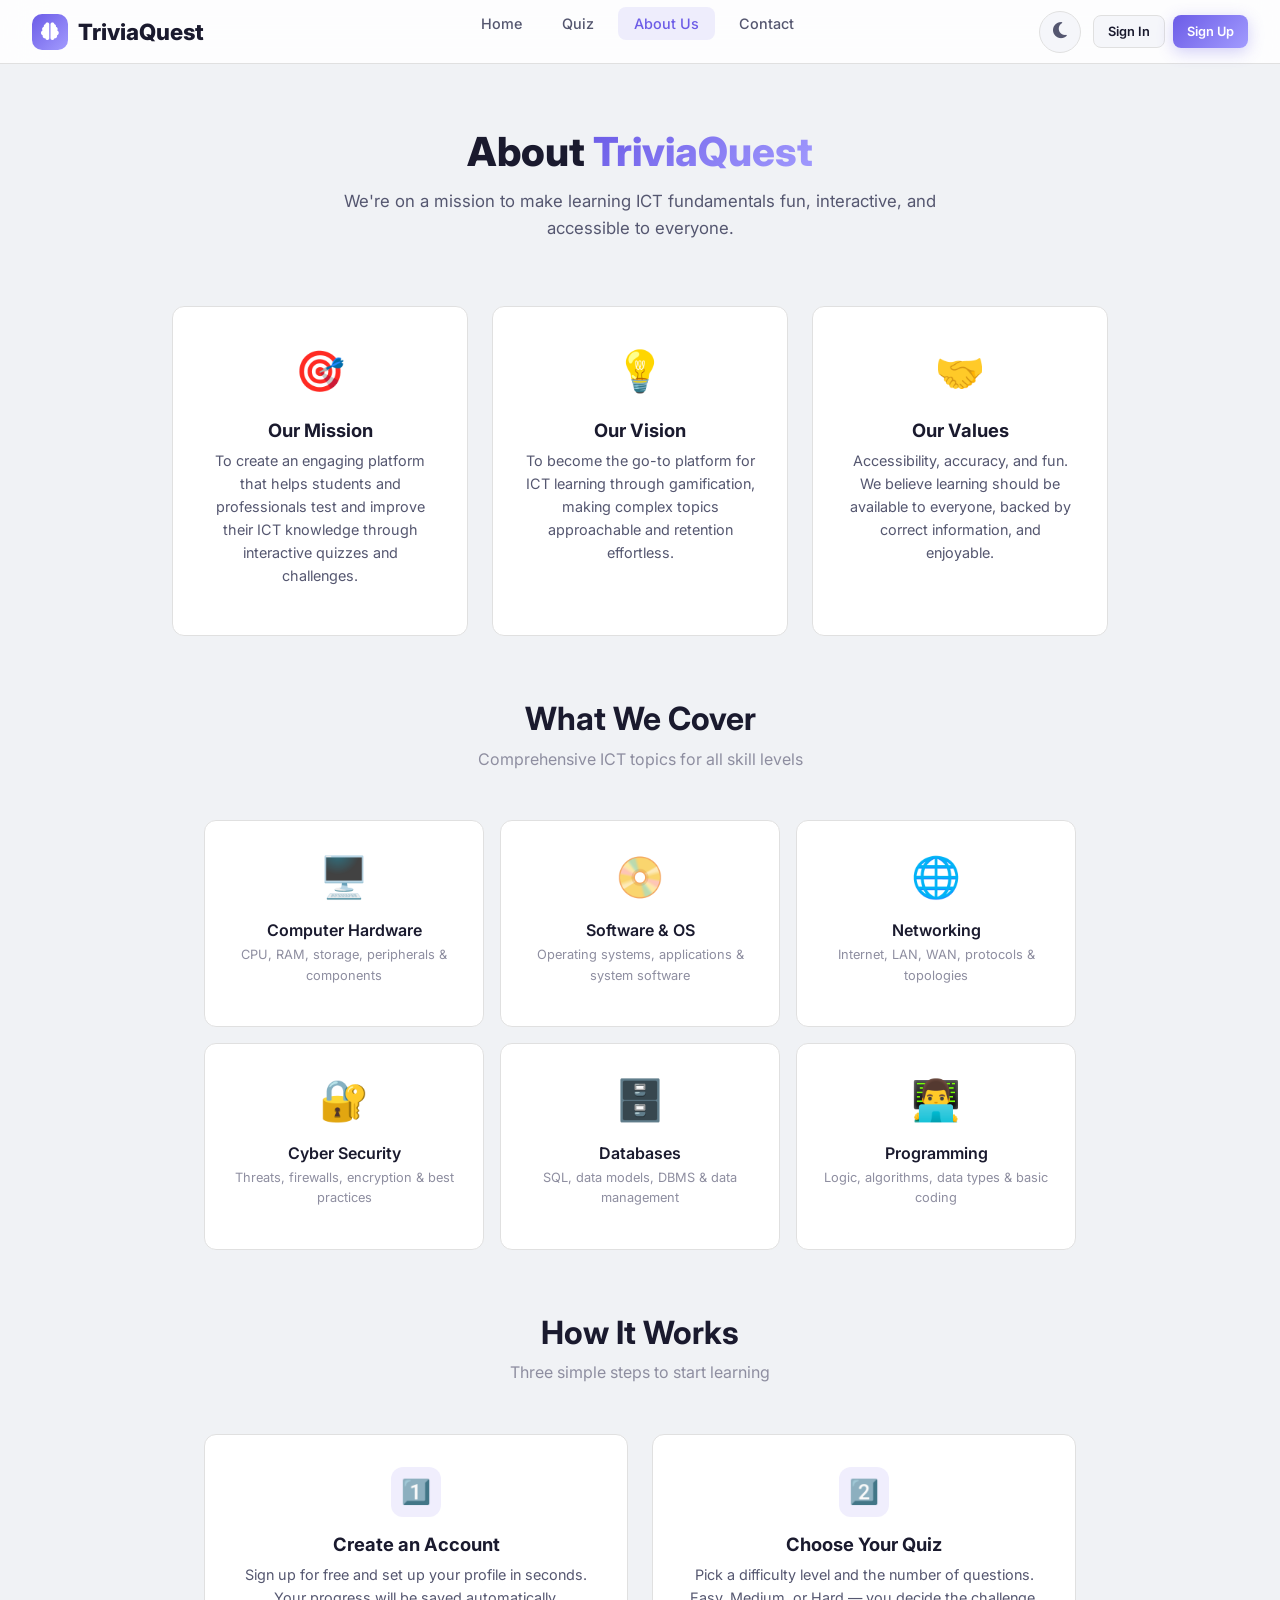
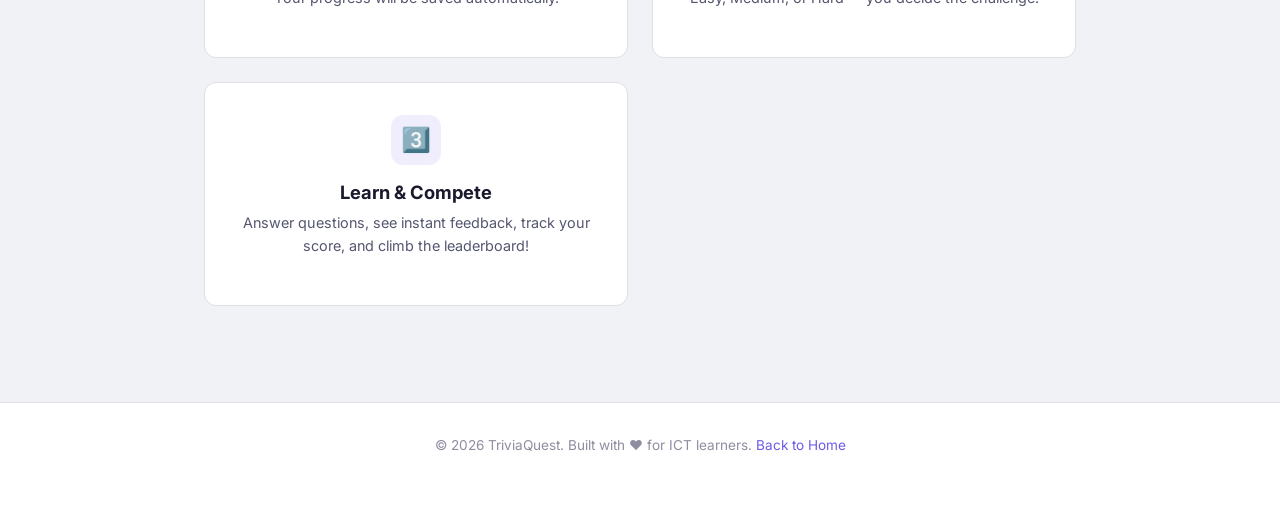
<file: about.html>
<!DOCTYPE html>
<html lang="en" data-theme="light">
<head>
  <meta charset="UTF-8" />
  <meta name="viewport" content="width=device-width, initial-scale=1.0" />
  <title>About Us — TriviaQuest</title>
  <link rel="preconnect" href="https://fonts.googleapis.com" />
  <link href="https://fonts.googleapis.com/css2?family=Inter:wght@400;500;600;700;800&display=swap" rel="stylesheet" />
  <link rel="stylesheet" href="https://cdnjs.cloudflare.com/ajax/libs/font-awesome/6.5.1/css/all.min.css" />
  <link href="https://cdn.jsdelivr.net/npm/bootstrap@5.3.3/dist/css/bootstrap.min.css" rel="stylesheet" />
  <link rel="stylesheet" href="css/style.css" />
</head>
<body>
  <!-- ======= Navbar ======= -->
  <nav class="navbar">
    <a href="index.php" class="nav-brand">
      <div class="brand-icon">
        <i class="fas fa-brain"></i>
      </div>
      TriviaQuest
    </a>

    <button class="hamburger" id="hamburger" onclick="document.getElementById('navLinks').classList.toggle('open')">
      <span></span><span></span><span></span>
    </button>

    <ul class="nav-links" id="navLinks">
      <li><a href="index.php">Home</a></li>
      <li><a href="quiz.html">Quiz</a></li>
      <li><a href="about.html" class="active">About Us</a></li>
      <li><a href="contact.php">Contact</a></li>
    </ul>

    <div class="nav-right">
      <button class="theme-toggle" id="themeToggle" title="Toggle theme">
        <i class="fas fa-moon" id="themeIcon"></i>
      </button>

      <div class="nav-auth-links" id="navAuthLinks">
        <a href="auth/login.php" class="btn btn-secondary btn-sm">Sign In</a>
        <a href="auth/register.php" class="btn btn-primary btn-sm">Sign Up</a>
      </div>

      <div class="user-menu hidden" id="userMenu">
        <div class="user-avatar" id="userAvatar">U</div>
        <span class="user-name" id="userName">User</span>
      </div>
    </div>
  </nav>

  <!-- ======= Main Content ======= -->
  <main class="main-content">
    <!-- About Hero -->
    <section class="about-hero animate-slide">
      <h1>About <span>TriviaQuest</span></h1>
      <p>We're on a mission to make learning ICT fundamentals fun, interactive, and accessible to everyone.</p>
    </section>

    <div class="about-content">
      <!-- Mission Cards -->
      <div class="about-grid stagger">
        <div class="about-card animate-fade">
          <div class="card-icon">🎯</div>
          <h3>Our Mission</h3>
          <p>To create an engaging platform that helps students and professionals test and improve their ICT knowledge through interactive quizzes and challenges.</p>
        </div>
        <div class="about-card animate-fade">
          <div class="card-icon">💡</div>
          <h3>Our Vision</h3>
          <p>To become the go-to platform for ICT learning through gamification, making complex topics approachable and retention effortless.</p>
        </div>
        <div class="about-card animate-fade">
          <div class="card-icon">🤝</div>
          <h3>Our Values</h3>
          <p>Accessibility, accuracy, and fun. We believe learning should be available to everyone, backed by correct information, and enjoyable.</p>
        </div>
      </div>

      <!-- What We Cover -->
      <section class="section" style="padding-top:1rem;">
        <h2 class="section-title">What We Cover</h2>
        <p class="section-subtitle">Comprehensive ICT topics for all skill levels</p>
        <div class="categories-grid stagger">
          <div class="category-card animate-fade">
            <div class="cat-icon">🖥️</div>
            <h3>Computer Hardware</h3>
            <p>CPU, RAM, storage, peripherals & components</p>
          </div>
          <div class="category-card animate-fade">
            <div class="cat-icon">📀</div>
            <h3>Software & OS</h3>
            <p>Operating systems, applications & system software</p>
          </div>
          <div class="category-card animate-fade">
            <div class="cat-icon">🌐</div>
            <h3>Networking</h3>
            <p>Internet, LAN, WAN, protocols & topologies</p>
          </div>
          <div class="category-card animate-fade">
            <div class="cat-icon">🔐</div>
            <h3>Cyber Security</h3>
            <p>Threats, firewalls, encryption & best practices</p>
          </div>
          <div class="category-card animate-fade">
            <div class="cat-icon">🗄️</div>
            <h3>Databases</h3>
            <p>SQL, data models, DBMS & data management</p>
          </div>
          <div class="category-card animate-fade">
            <div class="cat-icon">👨‍💻</div>
            <h3>Programming</h3>
            <p>Logic, algorithms, data types & basic coding</p>
          </div>
        </div>
      </section>

      <!-- How It Works -->
      <section class="section" style="padding-top:0;">
        <h2 class="section-title">How It Works</h2>
        <p class="section-subtitle">Three simple steps to start learning</p>
        <div class="features-grid">
          <div class="feature-card" style="text-align:center;">
            <div class="feature-icon" style="margin:0 auto 1rem;">1️⃣</div>
            <h3>Create an Account</h3>
            <p>Sign up for free and set up your profile in seconds. Your progress will be saved automatically.</p>
          </div>
          <div class="feature-card" style="text-align:center;">
            <div class="feature-icon" style="margin:0 auto 1rem;">2️⃣</div>
            <h3>Choose Your Quiz</h3>
            <p>Pick a difficulty level and the number of questions. Easy, Medium, or Hard — you decide the challenge.</p>
          </div>
          <div class="feature-card" style="text-align:center;">
            <div class="feature-icon" style="margin:0 auto 1rem;">3️⃣</div>
            <h3>Learn & Compete</h3>
            <p>Answer questions, see instant feedback, track your score, and climb the leaderboard!</p>
          </div>
        </div>
      </section>

      <!-- Team -->
      <!-- <section class="team-section">
        <h2 class="section-title">Meet the Team</h2>
        <p class="section-subtitle">The people behind TriviaQuest</p>
        <div class="team-grid">
          <div class="team-card">
            <div class="team-avatar">👨‍💻</div>
            <h4>Lead Developer</h4>
            <p>Full-stack development & architecture</p>
          </div>
          <div class="team-card">
            <div class="team-avatar">🎨</div>
            <h4>UI/UX Designer</h4>
            <p>Interface design & user experience</p>
          </div>
          <div class="team-card">
            <div class="team-avatar">📚</div>
            <h4>Content Creator</h4>
            <p>ICT quiz questions & research</p>
          </div>
          <div class="team-card">
            <div class="team-avatar">🧪</div>
            <h4>QA Tester</h4>
            <p>Testing & quality assurance</p>
          </div>
        </div>
      </section> -->

      <!-- Tech Stack -->
      <!-- <section class="section text-center" style="padding-top:0;">
        <h2 class="section-title">Built With</h2>
        <p class="section-subtitle">Modern web technologies</p>
        <div class="tech-stack">
          <span class="tech-badge">HTML5</span>
          <span class="tech-badge">CSS3</span>
          <span class="tech-badge">JavaScript</span>
          <span class="tech-badge">LocalStorage</span>
          <span class="tech-badge">Font Awesome</span>
          <span class="tech-badge">Google Fonts</span>
        </div>
      </section>
    </div> -->
  </main>

  <!-- Footer -->
  <footer class="footer">
    <p>&copy; 2026 TriviaQuest. Built with ❤️ for ICT learners. <a href="index.php">Back to Home</a></p>
  </footer>

  <!-- Bootstrap Generic Modal -->
  <div class="modal fade" id="appModal" tabindex="-1" aria-hidden="true">
    <div class="modal-dialog modal-dialog-centered">
      <div class="modal-content" style="background: var(--bg-card); color: var(--text); border: 1px solid var(--border);">
        <div class="modal-header" style="border-bottom: 1px solid var(--border);">
          <h5 class="modal-title" id="appModalTitle">Alert</h5>
          <button type="button" class="btn-close" data-bs-dismiss="modal" aria-label="Close"></button>
        </div>
        <div class="modal-body text-center" id="appModalBody" style="padding: 1.5rem;"></div>
        <div class="modal-footer" style="border-top: 1px solid var(--border);">
          <button type="button" class="btn btn-secondary" data-bs-dismiss="modal" id="appModalCancel" style="display:none;">Cancel</button>
          <button type="button" class="btn btn-primary" data-bs-dismiss="modal" id="appModalOk">OK</button>
        </div>
      </div>
    </div>
  </div>

  <script src="https://cdn.jsdelivr.net/npm/bootstrap@5.3.3/dist/js/bootstrap.bundle.min.js"></script>
  <script src="js/auth.js"></script>
  <script src="js/theme.js"></script>
  <script src="js/app.js"></script>
</body>
</html>
</file>
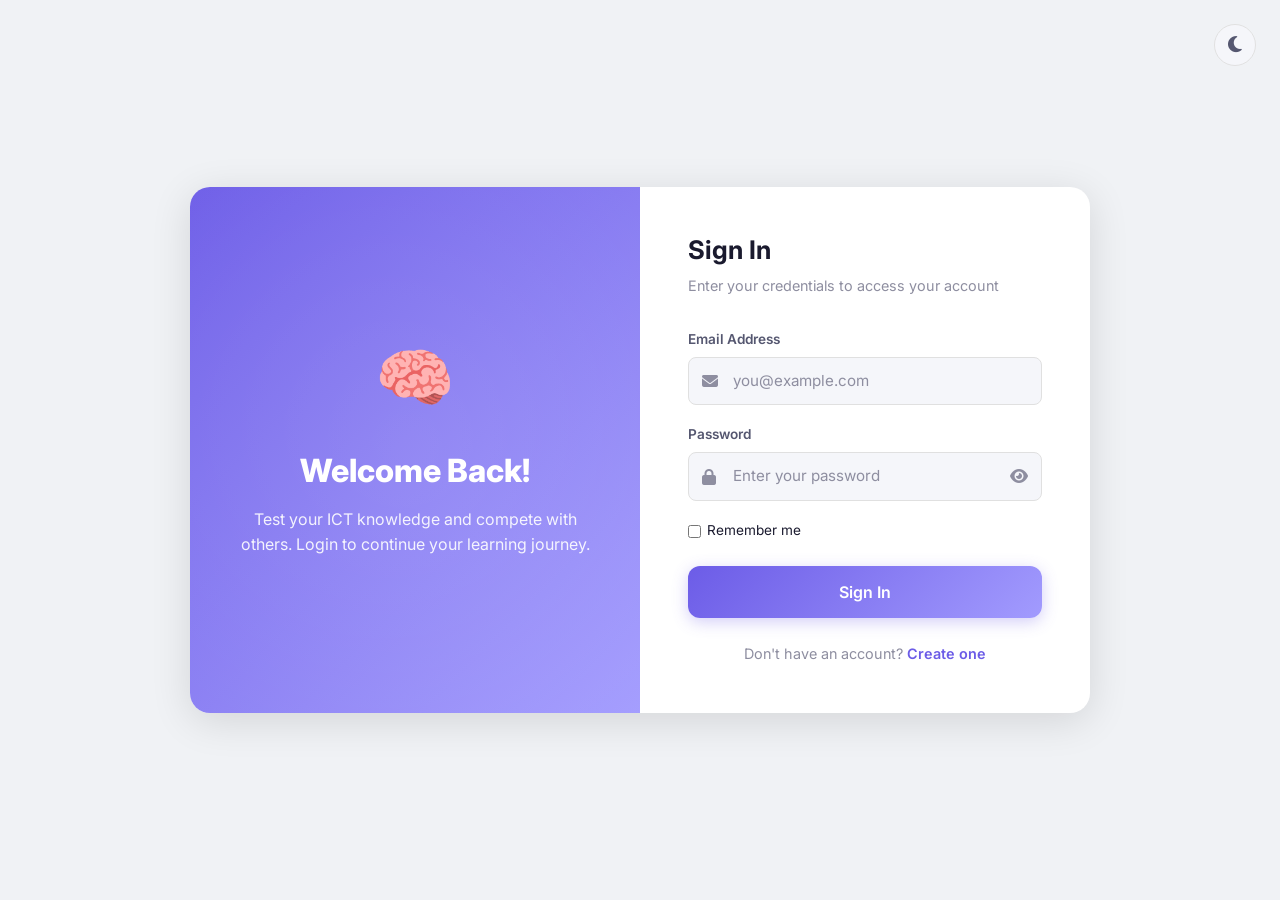
<file: login.html>
<!DOCTYPE html>
<html lang="en" data-theme="light">
<head>
  <meta charset="UTF-8" />
  <meta name="viewport" content="width=device-width, initial-scale=1.0" />
  <title>Login — TriviaQuest</title>
  <link rel="preconnect" href="https://fonts.googleapis.com" />
  <link href="https://fonts.googleapis.com/css2?family=Inter:wght@400;500;600;700;800&display=swap" rel="stylesheet" />
  <link rel="stylesheet" href="https://cdnjs.cloudflare.com/ajax/libs/font-awesome/6.5.1/css/all.min.css" />
  <link href="https://cdn.jsdelivr.net/npm/bootstrap@5.3.3/dist/css/bootstrap.min.css" rel="stylesheet" />
  <link rel="stylesheet" href="css/style.css" />
</head>
<body>
  <!-- Theme toggle floating -->
  <button class="theme-toggle" id="themeToggle" style="position:fixed;top:1.5rem;right:1.5rem;z-index:999;" title="Toggle theme">
    <i class="fas fa-moon" id="themeIcon"></i>
  </button>

  <div class="auth-container">
    <div class="auth-wrapper animate-fade">
      <!-- Left Panel -->
      <div class="auth-left">
        <div class="auth-icon">🧠</div>
        <h2>Welcome Back!</h2>
        <p>Test your ICT knowledge and compete with others. Login to continue your learning journey.</p>
      </div>

      <!-- Right Panel — Login Form -->
      <div class="auth-right">
        <h2>Sign In</h2>
        <p class="subtitle">Enter your credentials to access your account</p>

        <form id="loginForm" novalidate>
          <div class="form-group">
            <label for="loginEmail">Email Address</label>
            <div class="input-icon-wrapper">
              <i class="fas fa-envelope input-icon"></i>
              <input type="email" id="loginEmail" class="form-control" placeholder="you@example.com" required />
            </div>
            <div class="form-error" id="emailError">Please enter a valid email address</div>
          </div>

          <div class="form-group">
            <label for="loginPassword">Password</label>
            <div class="input-icon-wrapper">
              <i class="fas fa-lock input-icon"></i>
              <input type="password" id="loginPassword" class="form-control" placeholder="Enter your password" required />
              <button type="button" class="password-toggle" onclick="togglePassword('loginPassword', this)">
                <i class="fas fa-eye"></i>
              </button>
            </div>
            <div class="form-error" id="passwordError">Password is required</div>
          </div>

          <div class="form-footer">
            <label style="display:flex;align-items:center;gap:6px;cursor:pointer;">
              <input type="checkbox" id="rememberMe" /> Remember me
            </label>
          </div>

          <button type="submit" class="btn btn-primary btn-block btn-lg" id="loginBtn">
            Sign In
          </button>
        </form>

        <div class="auth-switch">
          Don't have an account? <a href="signup.html">Create one</a>
        </div>
      </div>
    </div>
  </div>

  <!-- Bootstrap Generic Modal -->
  <div class="modal fade" id="appModal" tabindex="-1" aria-hidden="true">
    <div class="modal-dialog modal-dialog-centered">
      <div class="modal-content" style="background: var(--bg-card); color: var(--text); border: 1px solid var(--border);">
        <div class="modal-header" style="border-bottom: 1px solid var(--border);">
          <h5 class="modal-title" id="appModalTitle">Alert</h5>
          <button type="button" class="btn-close" data-bs-dismiss="modal" aria-label="Close"></button>
        </div>
        <div class="modal-body text-center" id="appModalBody" style="padding: 1.5rem;"></div>
        <div class="modal-footer" style="border-top: 1px solid var(--border);">
          <button type="button" class="btn btn-secondary" data-bs-dismiss="modal" id="appModalCancel" style="display:none;">Cancel</button>
          <button type="button" class="btn btn-primary" data-bs-dismiss="modal" id="appModalOk">OK</button>
        </div>
      </div>
    </div>
  </div>

  <script src="https://cdn.jsdelivr.net/npm/bootstrap@5.3.3/dist/js/bootstrap.bundle.min.js"></script>
  <script src="js/auth.js"></script>
  <script src="js/theme.js"></script>
</body>
</html>
</file>
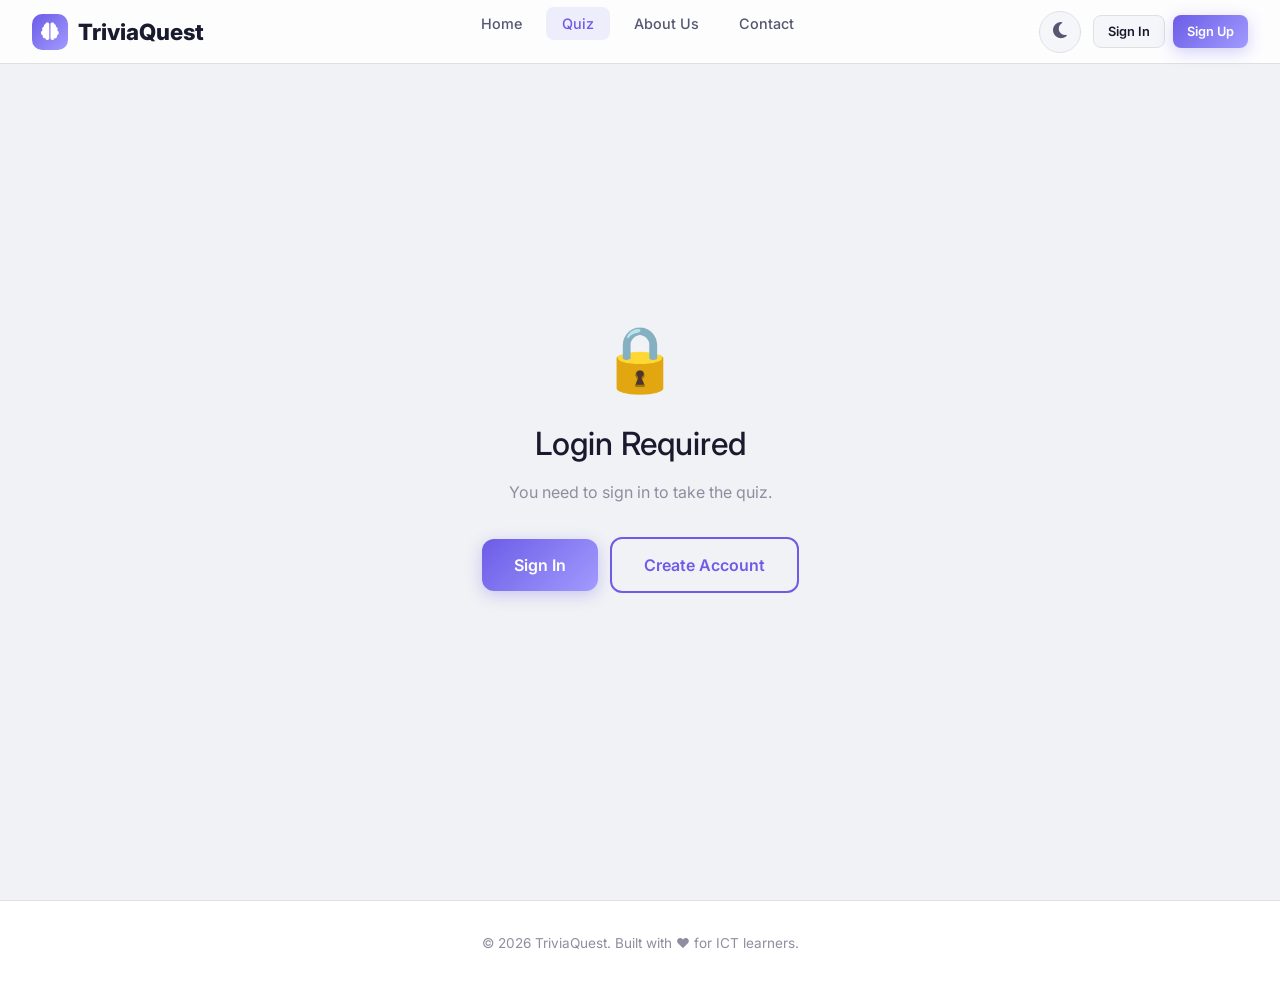
<file: quiz.html>
<!DOCTYPE html>
<html lang="en" data-theme="light">
<head>
  <meta charset="UTF-8" />
  <meta name="viewport" content="width=device-width, initial-scale=1.0" />
  <title>Quiz — TriviaQuest</title>
  <link rel="preconnect" href="https://fonts.googleapis.com" />
  <link href="https://fonts.googleapis.com/css2?family=Inter:wght@400;500;600;700;800&display=swap" rel="stylesheet" />
  <link rel="stylesheet" href="https://cdnjs.cloudflare.com/ajax/libs/font-awesome/6.5.1/css/all.min.css" />
  <link href="https://cdn.jsdelivr.net/npm/bootstrap@5.3.3/dist/css/bootstrap.min.css" rel="stylesheet" />
  <link rel="stylesheet" href="css/style.css" />
</head>
<body>
  <!-- ======= Navbar ======= -->
  <nav class="navbar">
    <a href="index.php" class="nav-brand">
      <div class="brand-icon">
        <i class="fas fa-brain"></i>
      </div>
      TriviaQuest
    </a>

    <button class="hamburger" id="hamburger" onclick="document.getElementById('navLinks').classList.toggle('open')">
      <span></span><span></span><span></span>
    </button>

    <ul class="nav-links" id="navLinks">
      <li><a href="index.php">Home</a></li>
      <li><a href="quiz.html" class="active">Quiz</a></li>
      <li><a href="about.html">About Us</a></li>
      <li><a href="contact.php">Contact</a></li>
    </ul>

    <div class="nav-right">
      <button class="theme-toggle" id="themeToggle" title="Toggle theme">
        <i class="fas fa-moon" id="themeIcon"></i>
      </button>

      <div class="nav-auth-links" id="navAuthLinks">
        <a href="auth/login.php" class="btn btn-secondary btn-sm">Sign In</a>
        <a href="auth/register.php" class="btn btn-primary btn-sm">Sign Up</a>
      </div>

      <div class="user-menu hidden" id="userMenu">
        <div class="user-avatar" id="userAvatar">U</div>
        <span class="user-name" id="userName">User</span>
      </div>
    </div>
  </nav>

  <!-- ======= Main Content ======= -->
  <main class="main-content">
    <div class="quiz-container">

      <!-- Auth Guard Message -->
      <div id="authGuard" class="hidden" style="text-align:center;padding:4rem 1rem;">
        <div style="font-size:4rem;margin-bottom:1rem;">🔒</div>
        <h2>Login Required</h2>
        <p style="color:var(--text-muted);margin:1rem 0 2rem;">You need to sign in to take the quiz.</p>
        <a href="auth/login.php" class="btn btn-primary btn-lg">Sign In</a>
        <a href="auth/register.php" class="btn btn-outline btn-lg" style="margin-left:8px;">Create Account</a>
      </div>

      <!-- Quiz Setup Screen -->
      <div class="quiz-setup animate-fade" id="quizSetup">
        <h2>⚡ Ready to Play?</h2>
        <p class="subtitle">Select your difficulty and number of questions</p>

        <h3 style="font-size:0.9rem;color:var(--text-muted);margin-bottom:0.75rem;">Difficulty Level</h3>
        <div class="difficulty-select" id="difficultySelect">
          <button class="diff-btn" data-diff="easy">🟢 Easy</button>
          <button class="diff-btn selected" data-diff="medium">🟡 Medium</button>
          <button class="diff-btn" data-diff="hard">🔴 Hard</button>
        </div>

        <h3 style="font-size:0.9rem;color:var(--text-muted);margin-bottom:0.75rem;">Number of Questions</h3>
        <div class="question-count-select" id="countSelect">
          <button class="count-btn" data-count="5">5</button>
          <button class="count-btn selected" data-count="10">10</button>
          <button class="count-btn" data-count="15">15</button>
          <button class="count-btn" data-count="20">20</button>
        </div>

        <button class="btn btn-primary btn-lg" id="startQuizBtn" onclick="startQuiz()">
          <i class="fas fa-play"></i> Start Quiz
        </button>
      </div>

      <!-- Quiz Active Screen -->
      <div class="quiz-active" id="quizActive">
        <div class="quiz-header">
          <div class="quiz-progress-info">
            <span id="questionCounter">Question 1 / 10</span>
            <span id="scoreDisplay">Score: 0</span>
          </div>
          <div class="timer" id="timer">
            <i class="fas fa-clock"></i>
            <span id="timerValue">30</span>
          </div>
        </div>

        <div class="progress-bar-wrapper">
          <div class="progress-bar" id="progressBar"></div>
        </div>

        <div class="question-card animate-fade" id="questionCard">
          <div class="question-number" id="questionLabel">Question 1</div>
          <div class="question-text" id="questionText">Loading question...</div>
          <div class="options-list" id="optionsList">
            <!-- Options injected by JS -->
          </div>
        </div>

        <div class="quiz-nav">
          <button class="btn btn-primary" id="nextBtn" onclick="nextQuestion()" style="display:none;">
            Next <i class="fas fa-arrow-right"></i>
          </button>
        </div>
      </div>

      <!-- Quiz Results Screen -->
      <div class="quiz-results" id="quizResults">
        <div class="results-card animate-slide">
          <div class="results-icon" id="resultsIcon">🎉</div>
          <h2 id="resultsTitle">Quiz Complete!</h2>
          <p class="results-subtitle" id="resultsSubtitle">Here's how you did</p>

          <div class="score-circle">
            <span class="score-value" id="finalScorePercent">0%</span>
            <span class="score-label">Score</span>
          </div>

          <div class="results-stats">
            <div class="result-stat correct">
              <div class="stat-val" id="correctCount">0</div>
              <div class="stat-lbl">Correct</div>
            </div>
            <div class="result-stat wrong">
              <div class="stat-val" id="wrongCount">0</div>
              <div class="stat-lbl">Wrong</div>
            </div>
            <div class="result-stat">
              <div class="stat-val" id="timeTaken">0s</div>
              <div class="stat-lbl">Time Taken</div>
            </div>
          </div>

          <div class="results-actions">
            <button class="btn btn-primary btn-lg" onclick="restartQuiz()">
              <i class="fas fa-redo"></i> Play Again
            </button>
            <a href="index.php" class="btn btn-secondary btn-lg">
              <i class="fas fa-home"></i> Home
            </a>
          </div>
        </div>
      </div>

    </div>
  </main>

  <!-- Footer -->
  <footer class="footer">
    <p>&copy; 2026 TriviaQuest. Built with ❤️ for ICT learners.</p>
  </footer>

  <!-- Bootstrap Generic Modal -->
  <div class="modal fade" id="appModal" tabindex="-1" aria-hidden="true">
    <div class="modal-dialog modal-dialog-centered">
      <div class="modal-content" style="background: var(--bg-card); color: var(--text); border: 1px solid var(--border);">
        <div class="modal-header" style="border-bottom: 1px solid var(--border);">
          <h5 class="modal-title" id="appModalTitle">Alert</h5>
          <button type="button" class="btn-close" data-bs-dismiss="modal" aria-label="Close"></button>
        </div>
        <div class="modal-body text-center" id="appModalBody" style="padding: 1.5rem;"></div>
        <div class="modal-footer" style="border-top: 1px solid var(--border);">
          <button type="button" class="btn btn-secondary" data-bs-dismiss="modal" id="appModalCancel" style="display:none;">Cancel</button>
          <button type="button" class="btn btn-primary" data-bs-dismiss="modal" id="appModalOk">OK</button>
        </div>
      </div>
    </div>
  </div>

  <script src="https://cdn.jsdelivr.net/npm/bootstrap@5.3.3/dist/js/bootstrap.bundle.min.js"></script>
  <script src="js/auth.js"></script>
  <script src="js/theme.js"></script>
  <script src="js/questions.js"></script>
  <script src="js/quiz.js"></script>
</body>
</html>
</file>
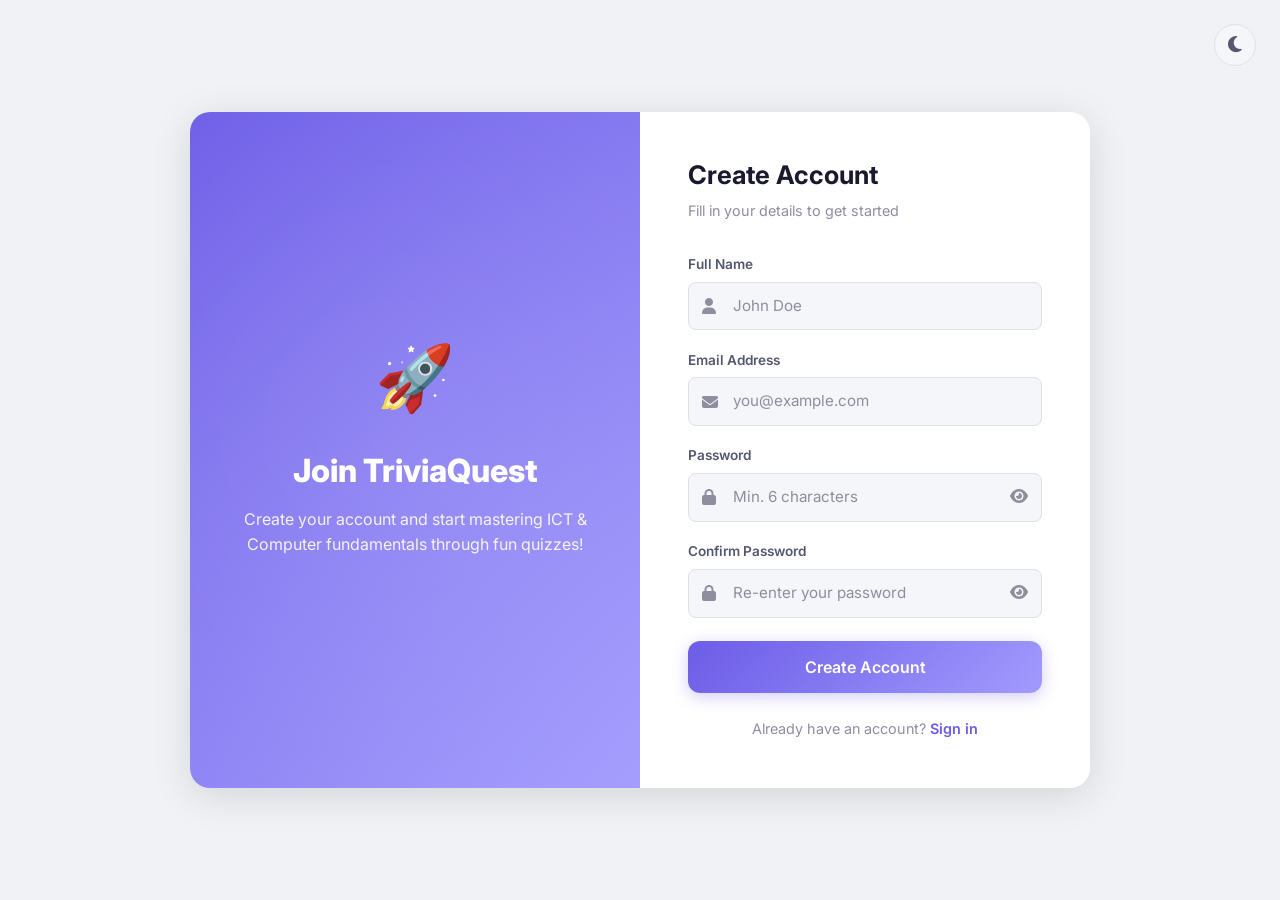
<file: signup.html>
<!DOCTYPE html>
<html lang="en" data-theme="light">
<head>
  <meta charset="UTF-8" />
  <meta name="viewport" content="width=device-width, initial-scale=1.0" />
  <title>Sign Up — TriviaQuest</title>
  <link rel="preconnect" href="https://fonts.googleapis.com" />
  <link href="https://fonts.googleapis.com/css2?family=Inter:wght@400;500;600;700;800&display=swap" rel="stylesheet" />
  <link rel="stylesheet" href="https://cdnjs.cloudflare.com/ajax/libs/font-awesome/6.5.1/css/all.min.css" />
  <link href="https://cdn.jsdelivr.net/npm/bootstrap@5.3.3/dist/css/bootstrap.min.css" rel="stylesheet" />
  <link rel="stylesheet" href="css/style.css" />
</head>
<body>
  <!-- Theme toggle floating -->
  <button class="theme-toggle" id="themeToggle" style="position:fixed;top:1.5rem;right:1.5rem;z-index:999;" title="Toggle theme">
    <i class="fas fa-moon" id="themeIcon"></i>
  </button>

  <div class="auth-container">
    <div class="auth-wrapper animate-fade">
      <!-- Left Panel -->
      <div class="auth-left">
        <div class="auth-icon">🚀</div>
        <h2>Join TriviaQuest</h2>
        <p>Create your account and start mastering ICT & Computer fundamentals through fun quizzes!</p>
      </div>

      <!-- Right Panel — Signup Form -->
      <div class="auth-right">
        <h2>Create Account</h2>
        <p class="subtitle">Fill in your details to get started</p>

        <form id="signupForm" novalidate>
          <div class="form-group">
            <label for="signupName">Full Name</label>
            <div class="input-icon-wrapper">
              <i class="fas fa-user input-icon"></i>
              <input type="text" id="signupName" class="form-control" placeholder="John Doe" required />
            </div>
            <div class="form-error" id="nameError">Name must be at least 2 characters</div>
          </div>

          <div class="form-group">
            <label for="signupEmail">Email Address</label>
            <div class="input-icon-wrapper">
              <i class="fas fa-envelope input-icon"></i>
              <input type="email" id="signupEmail" class="form-control" placeholder="you@example.com" required />
            </div>
            <div class="form-error" id="signupEmailError">Please enter a valid email address</div>
          </div>

          <div class="form-group">
            <label for="signupPassword">Password</label>
            <div class="input-icon-wrapper">
              <i class="fas fa-lock input-icon"></i>
              <input type="password" id="signupPassword" class="form-control" placeholder="Min. 6 characters" required />
              <button type="button" class="password-toggle" onclick="togglePassword('signupPassword', this)">
                <i class="fas fa-eye"></i>
              </button>
            </div>
            <div class="form-error" id="signupPasswordError">Password must be at least 6 characters</div>
          </div>

          <div class="form-group">
            <label for="confirmPassword">Confirm Password</label>
            <div class="input-icon-wrapper">
              <i class="fas fa-lock input-icon"></i>
              <input type="password" id="confirmPassword" class="form-control" placeholder="Re-enter your password" required />
              <button type="button" class="password-toggle" onclick="togglePassword('confirmPassword', this)">
                <i class="fas fa-eye"></i>
              </button>
            </div>
            <div class="form-error" id="confirmError">Passwords do not match</div>
          </div>

          <button type="submit" class="btn btn-primary btn-block btn-lg mt-1" id="signupBtn">
            Create Account
          </button>
        </form>

        <div class="auth-switch">
          Already have an account? <a href="login.html">Sign in</a>
        </div>
      </div>
    </div>
  </div>

  <!-- Bootstrap Generic Modal -->
  <div class="modal fade" id="appModal" tabindex="-1" aria-hidden="true">
    <div class="modal-dialog modal-dialog-centered">
      <div class="modal-content" style="background: var(--bg-card); color: var(--text); border: 1px solid var(--border);">
        <div class="modal-header" style="border-bottom: 1px solid var(--border);">
          <h5 class="modal-title" id="appModalTitle">Alert</h5>
          <button type="button" class="btn-close" data-bs-dismiss="modal" aria-label="Close"></button>
        </div>
        <div class="modal-body text-center" id="appModalBody" style="padding: 1.5rem;"></div>
        <div class="modal-footer" style="border-top: 1px solid var(--border);">
          <button type="button" class="btn btn-secondary" data-bs-dismiss="modal" id="appModalCancel" style="display:none;">Cancel</button>
          <button type="button" class="btn btn-primary" data-bs-dismiss="modal" id="appModalOk">OK</button>
        </div>
      </div>
    </div>
  </div>

  <script src="https://cdn.jsdelivr.net/npm/bootstrap@5.3.3/dist/js/bootstrap.bundle.min.js"></script>
  <script src="js/auth.js"></script>
  <script src="js/theme.js"></script>
</body>
</html>
</file>
<file: css/style.css>
/* ========== CSS Variables & Theme ========== */
:root {
  /* Light Theme (default) */
  --bg-primary: #f0f2f5;
  --bg-secondary: #ffffff;
  --bg-card: #ffffff;
  --bg-input: #f5f6fa;
  --text-primary: #1a1a2e;
  --text-secondary: #555770;
  --text-muted: #8e8ea0;
  --accent: #6c5ce7;
  --accent-hover: #5a4bd1;
  --accent-light: rgba(108, 92, 231, 0.1);
  --success: #00b894;
  --danger: #e74c3c;
  --warning: #fdcb6e;
  --border: #e0e0e0;
  --shadow: 0 4px 24px rgba(0, 0, 0, 0.08);
  --shadow-lg: 0 8px 40px rgba(0, 0, 0, 0.12);
  --radius: 12px;
  --radius-sm: 8px;
  --transition: 0.3s ease;
  --nav-bg: rgba(255, 255, 255, 0.85);
  --gradient: linear-gradient(135deg, #6c5ce7, #a29bfe);
  --correct-bg: rgba(0, 184, 148, 0.12);
  --wrong-bg: rgba(231, 76, 60, 0.12);
}

[data-theme="dark"] {
  --bg-primary: #0f0f1a;
  --bg-secondary: #1a1a2e;
  --bg-card: #16213e;
  --bg-input: #1a1a2e;
  --text-primary: #eaeaea;
  --text-secondary: #b0b0c0;
  --text-muted: #6e6e80;
  --accent: #a29bfe;
  --accent-hover: #6c5ce7;
  --accent-light: rgba(162, 155, 254, 0.12);
  --border: #2a2a3e;
  --shadow: 0 4px 24px rgba(0, 0, 0, 0.3);
  --shadow-lg: 0 8px 40px rgba(0, 0, 0, 0.4);
  --nav-bg: rgba(15, 15, 26, 0.9);
  --correct-bg: rgba(0, 184, 148, 0.18);
  --wrong-bg: rgba(231, 76, 60, 0.18);
}

/* ========== Reset & Base ========== */
*,
*::before,
*::after {
  margin: 0;
  padding: 0;
  box-sizing: border-box;
}

html {
  scroll-behavior: smooth;
}

body {
  font-family: 'Inter', 'Segoe UI', system-ui, -apple-system, sans-serif;
  background: var(--bg-primary);
  color: var(--text-primary);
  line-height: 1.6;
  min-height: 100vh;
  transition: background var(--transition), color var(--transition);
}

a {
  text-decoration: none;
  color: var(--accent);
  transition: color var(--transition);
}

a:hover {
  color: var(--accent-hover);
}

img {
  max-width: 100%;
}

/* ========== Navbar ========== */
.navbar {
  position: fixed;
  top: 0;
  left: 0;
  right: 0;
  z-index: 1000;
  background: var(--nav-bg);
  backdrop-filter: blur(20px);
  -webkit-backdrop-filter: blur(20px);
  border-bottom: 1px solid var(--border);
  padding: 0 2rem;
  height: 64px;
  display: flex;
  align-items: center;
  justify-content: space-between;
  transition: background var(--transition);
}

.nav-brand {
  display: flex;
  align-items: center;
  gap: 10px;
  font-size: 1.4rem;
  font-weight: 800;
  color: var(--text-primary);
}

.nav-brand .brand-icon {
  width: 36px;
  height: 36px;
  background: var(--gradient);
  border-radius: 10px;
  display: flex;
  align-items: center;
  justify-content: center;
  color: white;
  font-size: 1.1rem;
}

.nav-links {
  display: flex;
  align-items: center;
  gap: 8px;
  list-style: none;
}

.nav-links a {
  padding: 8px 16px;
  border-radius: var(--radius-sm);
  color: var(--text-secondary);
  font-weight: 500;
  font-size: 0.9rem;
  transition: all var(--transition);
}

.nav-links a:hover,
.nav-links a.active {
  color: var(--accent);
  background: var(--accent-light);
}

.nav-right {
  display: flex;
  align-items: center;
  gap: 12px;
}

/* Theme Toggle */
.theme-toggle {
  width: 42px;
  height: 42px;
  border: none;
  border-radius: 50%;
  background: var(--bg-input);
  color: var(--text-secondary);
  cursor: pointer;
  display: flex;
  align-items: center;
  justify-content: center;
  font-size: 1.15rem;
  transition: all var(--transition);
  border: 1px solid var(--border);
}

.theme-toggle:hover {
  background: var(--accent-light);
  color: var(--accent);
  transform: rotate(15deg);
}

/* User menu */
.user-menu {
  display: flex;
  align-items: center;
  gap: 8px;
  padding: 4px 12px 4px 4px;
  border-radius: 50px;
  background: var(--bg-input);
  border: 1px solid var(--border);
  cursor: pointer;
  transition: all var(--transition);
}

.user-menu:hover {
  border-color: var(--accent);
}

.user-avatar {
  width: 32px;
  height: 32px;
  border-radius: 50%;
  background: var(--gradient);
  display: flex;
  align-items: center;
  justify-content: center;
  color: white;
  font-weight: 700;
  font-size: 0.8rem;
}

.user-name {
  font-size: 0.85rem;
  font-weight: 600;
  color: var(--text-primary);
}

.nav-auth-links {
  display: flex;
  gap: 8px;
}

/* Mobile menu */
.hamburger {
  display: none;
  flex-direction: column;
  gap: 5px;
  cursor: pointer;
  background: none;
  border: none;
  padding: 4px;
}

.hamburger span {
  width: 22px;
  height: 2px;
  background: var(--text-primary);
  border-radius: 2px;
  transition: all var(--transition);
}

/* ========== Buttons ========== */
.btn {
  display: inline-flex;
  align-items: center;
  justify-content: center;
  gap: 8px;
  padding: 10px 24px;
  border-radius: var(--radius-sm);
  font-weight: 600;
  font-size: 0.9rem;
  border: none;
  cursor: pointer;
  transition: all var(--transition);
  font-family: inherit;
}

.btn-primary {
  background: var(--gradient);
  color: white;
  box-shadow: 0 4px 16px rgba(108, 92, 231, 0.3);
}

.btn-primary:hover {
  transform: translateY(-2px);
  box-shadow: 0 6px 24px rgba(108, 92, 231, 0.4);
}

.btn-secondary {
  background: var(--bg-input);
  color: var(--text-primary);
  border: 1px solid var(--border);
}

.btn-secondary:hover {
  border-color: var(--accent);
  color: var(--accent);
}

.btn-lg {
  padding: 14px 32px;
  font-size: 1rem;
  border-radius: var(--radius);
}

.btn-sm {
  padding: 6px 14px;
  font-size: 0.8rem;
}

.btn-block {
  width: 100%;
}

.btn-outline {
  background: transparent;
  border: 2px solid var(--accent);
  color: var(--accent);
}

.btn-outline:hover {
  background: var(--accent);
  color: white;
}

.btn-danger {
  background: var(--danger);
  color: white;
}

.btn-success {
  background: var(--success);
  color: white;
}

/* ========== Auth Pages ========== */
.auth-container {
  min-height: 100vh;
  display: flex;
  align-items: center;
  justify-content: center;
  padding: 2rem;
  background: var(--bg-primary);
}

.auth-wrapper {
  display: flex;
  width: 100%;
  max-width: 900px;
  border-radius: 20px;
  overflow: hidden;
  box-shadow: var(--shadow-lg);
  background: var(--bg-card);
}

.auth-left {
  flex: 1;
  background: var(--gradient);
  padding: 3rem;
  display: flex;
  flex-direction: column;
  justify-content: center;
  align-items: center;
  text-align: center;
  color: white;
  position: relative;
  overflow: hidden;
}

.auth-left::before {
  content: '';
  position: absolute;
  top: -50%;
  left: -50%;
  width: 200%;
  height: 200%;
  background: radial-gradient(circle, rgba(255, 255, 255, 0.1) 0%, transparent 70%);
  animation: pulse 4s ease-in-out infinite;
}

@keyframes pulse {
  0%, 100% { transform: scale(1); opacity: 0.5; }
  50% { transform: scale(1.1); opacity: 1; }
}

.auth-left h2 {
  font-size: 2rem;
  font-weight: 800;
  margin-bottom: 1rem;
  position: relative;
  z-index: 1;
}

.auth-left p {
  font-size: 1rem;
  opacity: 0.9;
  position: relative;
  z-index: 1;
}

.auth-left .auth-icon {
  font-size: 4rem;
  margin-bottom: 1.5rem;
  position: relative;
  z-index: 1;
}

.auth-right {
  flex: 1;
  padding: 3rem;
  display: flex;
  flex-direction: column;
  justify-content: center;
}

.auth-right h2 {
  font-size: 1.6rem;
  font-weight: 700;
  margin-bottom: 0.5rem;
}

.auth-right .subtitle {
  color: var(--text-muted);
  margin-bottom: 2rem;
  font-size: 0.9rem;
}

.form-group {
  margin-bottom: 1.2rem;
}

.form-group label {
  display: block;
  font-size: 0.85rem;
  font-weight: 600;
  margin-bottom: 6px;
  color: var(--text-secondary);
}

.form-control {
  width: 100%;
  padding: 12px 16px;
  border: 1.5px solid var(--border);
  border-radius: var(--radius-sm);
  background: var(--bg-input);
  color: var(--text-primary);
  font-size: 0.95rem;
  font-family: inherit;
  transition: all var(--transition);
  outline: none;
}

.form-control:focus {
  border-color: var(--accent);
  box-shadow: 0 0 0 3px var(--accent-light);
}

.form-control::placeholder {
  color: var(--text-muted);
}

.input-icon-wrapper {
  position: relative;
}

.input-icon-wrapper .form-control {
  padding-left: 44px;
}

.input-icon-wrapper .input-icon {
  position: absolute;
  left: 14px;
  top: 50%;
  transform: translateY(-50%);
  color: var(--text-muted);
  font-size: 1rem;
}

.password-toggle {
  position: absolute;
  right: 14px;
  top: 50%;
  transform: translateY(-50%);
  background: none;
  border: none;
  color: var(--text-muted);
  cursor: pointer;
  font-size: 1rem;
}

.form-footer {
  display: flex;
  align-items: center;
  justify-content: space-between;
  margin-bottom: 1.5rem;
  font-size: 0.85rem;
}

.auth-switch {
  text-align: center;
  margin-top: 1.5rem;
  font-size: 0.9rem;
  color: var(--text-muted);
}

.auth-switch a {
  font-weight: 600;
}

.form-error {
  color: var(--danger);
  font-size: 0.8rem;
  margin-top: 4px;
  display: none;
}

.form-error.show {
  display: block;
}

.alert {
  padding: 12px 16px;
  border-radius: var(--radius-sm);
  margin-bottom: 1rem;
  font-size: 0.85rem;
  font-weight: 500;
  display: none;
}

.alert.show {
  display: flex;
  align-items: center;
  gap: 8px;
}

.alert-success {
  background: var(--correct-bg);
  color: var(--success);
  border: 1px solid var(--success);
}

.alert-danger {
  background: var(--wrong-bg);
  color: var(--danger);
  border: 1px solid var(--danger);
}

/* ========== Main Content ========== */
.main-content {
  margin-top: 64px;
  min-height: calc(100vh - 64px);
}

/* ========== Hero Section ========== */
.hero {
  padding: 5rem 2rem 3rem;
  text-align: center;
  position: relative;
  overflow: hidden;
}

.hero::before {
  content: '';
  position: absolute;
  top: 0;
  left: 50%;
  transform: translateX(-50%);
  width: 600px;
  height: 600px;
  background: radial-gradient(circle, var(--accent-light) 0%, transparent 70%);
  pointer-events: none;
}

.hero h1 {
  font-size: 3rem;
  font-weight: 800;
  line-height: 1.2;
  margin-bottom: 1rem;
  position: relative;
}

.hero h1 span {
  background: var(--gradient);
  -webkit-background-clip: text;
  -webkit-text-fill-color: transparent;
  background-clip: text;
}

.hero p {
  font-size: 1.15rem;
  color: var(--text-secondary);
  max-width: 600px;
  margin: 0 auto 2rem;
  position: relative;
}

.hero-actions {
  display: flex;
  justify-content: center;
  gap: 12px;
  position: relative;
}

/* ========== Stats Bar ========== */
.stats-bar {
  display: flex;
  justify-content: center;
  gap: 3rem;
  padding: 2rem;
  margin: 0 auto;
  max-width: 700px;
}

.stat-item {
  text-align: center;
}

.stat-number {
  font-size: 2rem;
  font-weight: 800;
  background: var(--gradient);
  -webkit-background-clip: text;
  -webkit-text-fill-color: transparent;
  background-clip: text;
}

.stat-label {
  font-size: 0.85rem;
  color: var(--text-muted);
  font-weight: 500;
}

/* ========== Feature Cards ========== */
.section {
  padding: 4rem 2rem;
  max-width: 1100px;
  margin: 0 auto;
}

.section-title {
  text-align: center;
  font-size: 2rem;
  font-weight: 700;
  margin-bottom: 0.5rem;
}

.section-subtitle {
  text-align: center;
  color: var(--text-muted);
  margin-bottom: 3rem;
  font-size: 1rem;
}

.features-grid {
  display: grid;
  grid-template-columns: repeat(auto-fit, minmax(300px, 1fr));
  gap: 1.5rem;
}

.feature-card {
  background: var(--bg-card);
  border: 1px solid var(--border);
  border-radius: var(--radius);
  padding: 2rem;
  transition: all var(--transition);
}

.feature-card:hover {
  transform: translateY(-4px);
  box-shadow: var(--shadow);
  border-color: var(--accent);
}

.feature-icon {
  width: 50px;
  height: 50px;
  border-radius: 12px;
  background: var(--accent-light);
  display: flex;
  align-items: center;
  justify-content: center;
  font-size: 1.5rem;
  margin-bottom: 1rem;
}

.feature-card h3 {
  font-size: 1.15rem;
  font-weight: 700;
  margin-bottom: 0.5rem;
}

.feature-card p {
  color: var(--text-secondary);
  font-size: 0.9rem;
}

/* ========== Categories ========== */
.categories-grid {
  display: grid;
  grid-template-columns: repeat(3, 1fr);
  gap: 1rem;
}

@media (max-width: 768px) {
  .categories-grid {
    grid-template-columns: repeat(2, 1fr);
  }
}

@media (max-width: 480px) {
  .categories-grid {
    grid-template-columns: 1fr;
  }
}

.category-card {
  background: var(--bg-card);
  border: 1px solid var(--border);
  border-radius: var(--radius);
  padding: 1.5rem;
  text-align: center;
  cursor: pointer;
  transition: all var(--transition);
}

.category-card:hover {
  transform: translateY(-3px);
  box-shadow: var(--shadow);
  border-color: var(--accent);
}

.category-card .cat-icon {
  font-size: 2.5rem;
  margin-bottom: 0.75rem;
}

.category-card h3 {
  font-size: 1rem;
  font-weight: 600;
  margin-bottom: 0.3rem;
}

.category-card p {
  font-size: 0.8rem;
  color: var(--text-muted);
}

/* ========== Quiz Page ========== */
.quiz-container {
  max-width: 750px;
  margin: 2rem auto;
  padding: 0 1.5rem;
  min-height: calc(100vh - 64px - 4rem);
  display: flex;
  flex-direction: column;
  justify-content: center;
}

/* Quiz Setup */
.quiz-setup {
  background: var(--bg-card);
  border: 1px solid var(--border);
  border-radius: var(--radius);
  padding: 2.5rem;
  text-align: center;
}

.quiz-setup h2 {
  font-size: 1.6rem;
  font-weight: 700;
  margin-bottom: 0.5rem;
}

.quiz-setup .subtitle {
  color: var(--text-muted);
  margin-bottom: 2rem;
}

.difficulty-select {
  display: flex;
  justify-content: center;
  gap: 1rem;
  margin-bottom: 2rem;
  flex-wrap: wrap;
}

.diff-btn {
  padding: 10px 28px;
  border-radius: 50px;
  border: 2px solid var(--border);
  background: var(--bg-input);
  color: var(--text-secondary);
  font-weight: 600;
  font-size: 0.9rem;
  cursor: pointer;
  transition: all var(--transition);
  font-family: inherit;
}

.diff-btn:hover {
  border-color: var(--accent);
  color: var(--accent);
}

.diff-btn.selected {
  background: var(--gradient);
  color: white;
  border-color: transparent;
}

.question-count-select {
  display: flex;
  justify-content: center;
  gap: 0.5rem;
  margin-bottom: 2rem;
}

.count-btn {
  width: 50px;
  height: 50px;
  border-radius: 12px;
  border: 2px solid var(--border);
  background: var(--bg-input);
  color: var(--text-secondary);
  font-weight: 700;
  font-size: 1rem;
  cursor: pointer;
  transition: all var(--transition);
  font-family: inherit;
}

.count-btn:hover {
  border-color: var(--accent);
  color: var(--accent);
}

.count-btn.selected {
  background: var(--gradient);
  color: white;
  border-color: transparent;
}

/* Quiz Active */
.quiz-active {
  display: none;
}

.quiz-header {
  display: flex;
  align-items: center;
  justify-content: space-between;
  margin-bottom: 1.5rem;
  flex-wrap: wrap;
  gap: 1rem;
}

.quiz-progress-info {
  display: flex;
  align-items: center;
  gap: 1.5rem;
}

.quiz-progress-info span {
  font-size: 0.9rem;
  font-weight: 600;
  color: var(--text-secondary);
}

.progress-bar-wrapper {
  width: 100%;
  height: 6px;
  background: var(--bg-input);
  border-radius: 3px;
  margin-bottom: 2rem;
  overflow: hidden;
  border: 1px solid var(--border);
}

.progress-bar {
  height: 100%;
  background: var(--gradient);
  border-radius: 3px;
  transition: width 0.5s ease;
  width: 0%;
}

.timer {
  display: flex;
  align-items: center;
  gap: 6px;
  font-weight: 700;
  font-size: 1.1rem;
  color: var(--accent);
}

.timer.warning {
  color: var(--danger);
  animation: blink 0.5s ease-in-out infinite;
}

@keyframes blink {
  50% { opacity: 0.5; }
}

.question-card {
  background: var(--bg-card);
  border: 1px solid var(--border);
  border-radius: var(--radius);
  padding: 2rem;
  margin-bottom: 1.5rem;
}

.question-number {
  font-size: 0.8rem;
  font-weight: 700;
  color: var(--accent);
  text-transform: uppercase;
  letter-spacing: 1px;
  margin-bottom: 0.75rem;
}

.question-text {
  font-size: 1.2rem;
  font-weight: 600;
  line-height: 1.5;
  margin-bottom: 1.5rem;
}

.options-list {
  display: flex;
  flex-direction: column;
  gap: 0.75rem;
}

.option-btn {
  display: flex;
  align-items: center;
  gap: 12px;
  padding: 14px 18px;
  border: 2px solid var(--border);
  border-radius: var(--radius-sm);
  background: var(--bg-input);
  color: var(--text-primary);
  font-size: 0.95rem;
  font-weight: 500;
  cursor: pointer;
  transition: all var(--transition);
  font-family: inherit;
  text-align: left;
  width: 100%;
}

.option-btn:hover:not(.disabled) {
  border-color: var(--accent);
  background: var(--accent-light);
}

.option-btn .option-letter {
  width: 32px;
  height: 32px;
  border-radius: 8px;
  background: var(--bg-secondary);
  border: 1px solid var(--border);
  display: flex;
  align-items: center;
  justify-content: center;
  font-weight: 700;
  font-size: 0.85rem;
  flex-shrink: 0;
  transition: all var(--transition);
}

.option-btn.correct {
  border-color: var(--success);
  background: var(--correct-bg);
}

.option-btn.correct .option-letter {
  background: var(--success);
  color: white;
  border-color: var(--success);
}

.option-btn.wrong {
  border-color: var(--danger);
  background: var(--wrong-bg);
}

.option-btn.wrong .option-letter {
  background: var(--danger);
  color: white;
  border-color: var(--danger);
}

.option-btn.disabled {
  cursor: not-allowed;
  opacity: 0.7;
}

.quiz-nav {
  display: flex;
  justify-content: flex-end;
  gap: 1rem;
}

/* ========== Results ========== */
.quiz-results {
  display: none;
  text-align: center;
}

.results-card {
  background: var(--bg-card);
  border: 1px solid var(--border);
  border-radius: var(--radius);
  padding: 3rem 2rem;
}

.results-icon {
  font-size: 4rem;
  margin-bottom: 1rem;
}

.results-card h2 {
  font-size: 1.8rem;
  font-weight: 800;
  margin-bottom: 0.5rem;
}

.results-card .results-subtitle {
  color: var(--text-muted);
  margin-bottom: 2rem;
}

.score-circle {
  width: 160px;
  height: 160px;
  border-radius: 50%;
  background: var(--accent-light);
  border: 4px solid var(--accent);
  display: flex;
  flex-direction: column;
  align-items: center;
  justify-content: center;
  margin: 0 auto 2rem;
}

.score-circle .score-value {
  font-size: 2.5rem;
  font-weight: 800;
  background: var(--gradient);
  -webkit-background-clip: text;
  -webkit-text-fill-color: transparent;
  background-clip: text;
}

.score-circle .score-label {
  font-size: 0.85rem;
  color: var(--text-muted);
  font-weight: 600;
}

.results-stats {
  display: flex;
  justify-content: center;
  gap: 2rem;
  margin-bottom: 2rem;
  flex-wrap: wrap;
}

.result-stat {
  text-align: center;
}

.result-stat .stat-val {
  font-size: 1.5rem;
  font-weight: 700;
}

.result-stat .stat-lbl {
  font-size: 0.8rem;
  color: var(--text-muted);
}

.result-stat.correct .stat-val {
  color: var(--success);
}

.result-stat.wrong .stat-val {
  color: var(--danger);
}

.results-actions {
  display: flex;
  justify-content: center;
  gap: 1rem;
  flex-wrap: wrap;
}

/* ========== About Page ========== */
.about-hero {
  text-align: center;
  padding: 4rem 2rem 2rem;
}

.about-hero h1 {
  font-size: 2.5rem;
  font-weight: 800;
  margin-bottom: 0.75rem;
}

.about-hero h1 span {
  background: var(--gradient);
  -webkit-background-clip: text;
  -webkit-text-fill-color: transparent;
  background-clip: text;
}

.about-hero p {
  color: var(--text-secondary);
  max-width: 600px;
  margin: 0 auto;
  font-size: 1.05rem;
}

.about-content {
  max-width: 1000px;
  margin: 0 auto;
  padding: 2rem;
}

.about-grid {
  display: grid;
  grid-template-columns: repeat(auto-fit, minmax(280px, 1fr));
  gap: 1.5rem;
  margin-bottom: 3rem;
}

.about-card {
  background: var(--bg-card);
  border: 1px solid var(--border);
  border-radius: var(--radius);
  padding: 2rem;
  text-align: center;
  transition: all var(--transition);
}

.about-card:hover {
  transform: translateY(-4px);
  box-shadow: var(--shadow);
}

.about-card .card-icon {
  font-size: 2.5rem;
  margin-bottom: 1rem;
}

.about-card h3 {
  font-size: 1.15rem;
  font-weight: 700;
  margin-bottom: 0.5rem;
}

.about-card p {
  color: var(--text-secondary);
  font-size: 0.9rem;
  line-height: 1.6;
}

.team-section {
  text-align: center;
  margin-bottom: 3rem;
}

.team-grid {
  display: grid;
  grid-template-columns: repeat(auto-fit, minmax(200px, 1fr));
  gap: 1.5rem;
  margin-top: 2rem;
}

.team-card {
  background: var(--bg-card);
  border: 1px solid var(--border);
  border-radius: var(--radius);
  padding: 2rem;
  text-align: center;
  transition: all var(--transition);
}

.team-card:hover {
  transform: translateY(-3px);
  box-shadow: var(--shadow);
}

.team-avatar {
  width: 80px;
  height: 80px;
  border-radius: 50%;
  background: var(--gradient);
  margin: 0 auto 1rem;
  display: flex;
  align-items: center;
  justify-content: center;
  font-size: 2rem;
  color: white;
  font-weight: 700;
}

.team-card h4 {
  font-weight: 700;
  margin-bottom: 0.25rem;
}

.team-card p {
  font-size: 0.85rem;
  color: var(--text-muted);
}

.tech-stack {
  display: flex;
  justify-content: center;
  flex-wrap: wrap;
  gap: 1rem;
  margin-top: 1.5rem;
}

.tech-badge {
  padding: 8px 20px;
  border-radius: 50px;
  background: var(--accent-light);
  color: var(--accent);
  font-weight: 600;
  font-size: 0.85rem;
  border: 1px solid var(--accent);
}

/* ========== Footer ========== */
.footer {
  background: var(--bg-secondary);
  border-top: 1px solid var(--border);
  padding: 2rem;
  text-align: center;
  color: var(--text-muted);
  font-size: 0.85rem;
}

.footer a {
  color: var(--accent);
}

/* ========== Leaderboard (Home) ========== */
.leaderboard {
  background: var(--bg-card);
  border: 1px solid var(--border);
  border-radius: var(--radius);
  padding: 1.5rem;
  max-width: 500px;
  margin: 0 auto;
}

.leaderboard h3 {
  font-size: 1.1rem;
  font-weight: 700;
  margin-bottom: 1rem;
  display: flex;
  align-items: center;
  gap: 8px;
}

.leaderboard-item {
  display: flex;
  align-items: center;
  gap: 12px;
  padding: 10px 0;
  border-bottom: 1px solid var(--border);
}

.leaderboard-item:last-child {
  border-bottom: none;
}

.lb-rank {
  width: 28px;
  height: 28px;
  border-radius: 50%;
  background: var(--bg-input);
  display: flex;
  align-items: center;
  justify-content: center;
  font-weight: 700;
  font-size: 0.8rem;
  flex-shrink: 0;
}

.lb-rank.gold {
  background: #ffd700;
  color: #333;
}

.lb-rank.silver {
  background: #c0c0c0;
  color: #333;
}

.lb-rank.bronze {
  background: #cd7f32;
  color: white;
}

.lb-name {
  flex: 1;
  font-weight: 600;
  font-size: 0.9rem;
}

.lb-score {
  font-weight: 700;
  color: var(--accent);
  font-size: 0.9rem;
}

/* ========== Utilities ========== */
.hidden {
  display: none !important;
}

.text-center {
  text-align: center;
}

.mt-1 { margin-top: 0.5rem; }
.mt-2 { margin-top: 1rem; }
.mt-3 { margin-top: 1.5rem; }
.mb-1 { margin-bottom: 0.5rem; }
.mb-2 { margin-bottom: 1rem; }
.mb-3 { margin-bottom: 1.5rem; }

/* ========== Responsive ========== */
@media (max-width: 768px) {
  .auth-wrapper {
    flex-direction: column;
  }

  .auth-left {
    padding: 2rem;
    min-height: 200px;
  }

  .auth-left h2 {
    font-size: 1.4rem;
  }

  .auth-left .auth-icon {
    font-size: 2.5rem;
  }

  .hero h1 {
    font-size: 2rem;
  }

  .hero p {
    font-size: 1rem;
  }

  .stats-bar {
    gap: 1.5rem;
  }

  .stat-number {
    font-size: 1.5rem;
  }

  .nav-links {
    display: none;
    position: absolute;
    top: 64px;
    left: 0;
    right: 0;
    flex-direction: column;
    background: var(--nav-bg);
    backdrop-filter: blur(20px);
    padding: 1rem;
    border-bottom: 1px solid var(--border);
  }

  .nav-links.open {
    display: flex;
  }

  .hamburger {
    display: flex;
  }

  .question-text {
    font-size: 1rem;
  }

  .about-hero h1 {
    font-size: 1.8rem;
  }

  .user-menu .user-name {
    display: none;
  }

  .user-menu {
    padding: 0;
    background: none;
    border: none;
  }
}

@media (max-width: 480px) {
  .hero-actions {
    flex-direction: column;
    align-items: center;
  }

  .auth-right {
    padding: 2rem;
  }

  .difficulty-select {
    flex-direction: column;
    align-items: center;
  }

  .results-stats {
    gap: 1rem;
  }
}

/* ========== Animations ========== */
@keyframes fadeIn {
  from { opacity: 0; transform: translateY(10px); }
  to { opacity: 1; transform: translateY(0); }
}

@keyframes slideUp {
  from { opacity: 0; transform: translateY(30px); }
  to { opacity: 1; transform: translateY(0); }
}

.animate-fade {
  animation: fadeIn 0.5s ease forwards;
}

.animate-slide {
  animation: slideUp 0.6s ease forwards;
}

/* Stagger animations */
.stagger > *:nth-child(1) { animation-delay: 0.05s; }
.stagger > *:nth-child(2) { animation-delay: 0.1s; }
.stagger > *:nth-child(3) { animation-delay: 0.15s; }
.stagger > *:nth-child(4) { animation-delay: 0.2s; }

/* Spinner */
.spinner {
  width: 20px;
  height: 20px;
  border: 2px solid transparent;
  border-top-color: white;
  border-radius: 50%;
  animation: spin 0.6s linear infinite;
  display: inline-block;
}

@keyframes spin {
  to { transform: rotate(360deg); }
}
</file>
